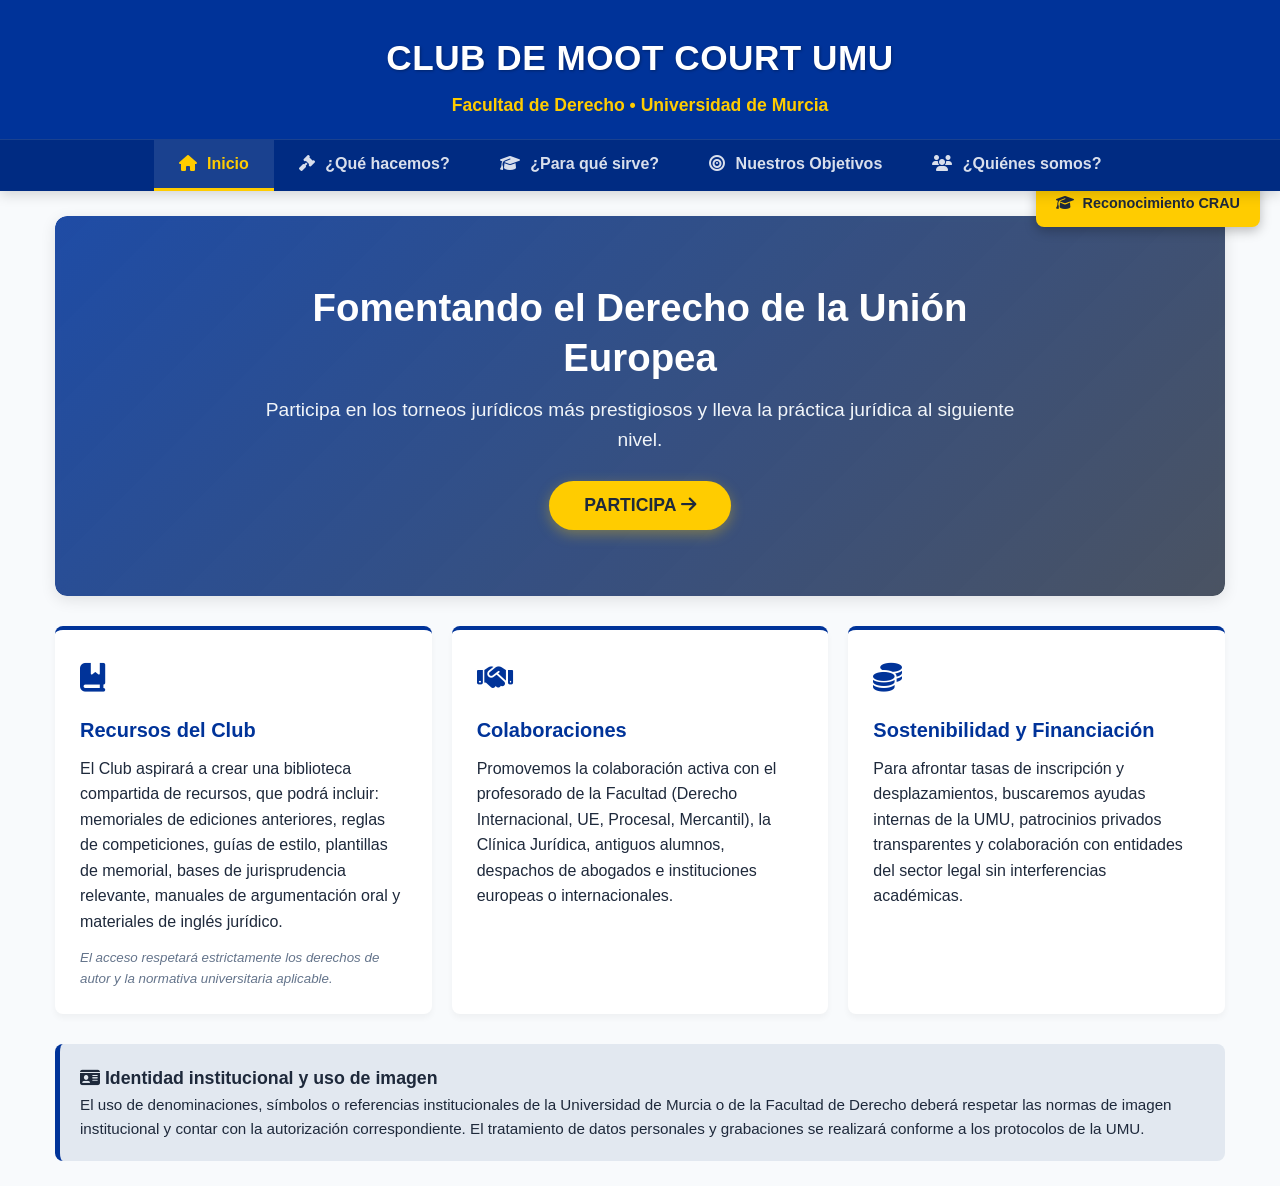
<file: BackUp 1/index.html>
<!DOCTYPE html>
<html lang="es">
<head>
    <meta charset="UTF-8">
    <meta name="viewport" content="width=device-width, initial-scale=1.0">
    <title>Club de Moot Court UMU</title>
    <link rel="stylesheet" href="styles.css">
    <link rel="stylesheet" href="https://cdnjs.cloudflare.com/ajax/libs/font-awesome/6.4.0/css/all.min.css">
</head>
<body>

    <div class="crau-floating" onclick="openModal('modal-crau')">
        <i class="fa-solid fa-graduation-cap"></i> Reconocimiento CRAU
    </div>

    <header class="main-header">
        <div class="header-top">
            <h1 class="club-title">CLUB DE MOOT COURT UMU</h1>
            <p class="faculty-sub">Facultad de Derecho • Universidad de Murcia</p>
        </div>
        
        <nav class="nav-tabs">
            <button class="tab-btn active" onclick="switchTab('inicio')"><i class="fa-solid fa-house"></i> Inicio</button>
            <button class="tab-btn" onclick="switchTab('que-hacemos')"><i class="fa-solid fa-gavel"></i> ¿Qué hacemos?</button>
            <button class="tab-btn" onclick="switchTab('para-que-sirve')"><i class="fa-solid fa-graduation-cap"></i> ¿Para qué sirve?</button>
            <button class="tab-btn" onclick="switchTab('objetivos')"><i class="fa-solid fa-bullseye"></i> Nuestros Objetivos</button>
            <button class="tab-btn" onclick="switchTab('quienes-somos')"><i class="fa-solid fa-users"></i> ¿Quiénes somos?</button>
        </nav>
    </header>

    <main class="content-container">

        <section id="inicio" class="tab-content active">
            <div class="hero-section">
                <div class="hero-overlay"></div>
                <div class="hero-inner">
                    <h2>Fomentando el Derecho de la Unión Europea</h2>
                    <p>Participa en los torneos jurídicos más prestigiosos y lleva la práctica jurídica al siguiente nivel.</p>
                    <button class="btn-participa" onclick="openModal('modal-participa')">PARTICIPA <i class="fa-solid fa-arrow-right"></i></button>
                </div>
            </div>

            <div class="grid-info">
                <div class="info-card">
                    <div class="card-icon"><i class="fa-solid fa-book-bookmark"></i></div>
                    <h3>Recursos del Club</h3>
                    <p>El Club aspirará a crear una biblioteca compartida de recursos, que podrá incluir: memoriales de ediciones anteriores, reglas de competiciones, guías de estilo, plantillas de memorial, bases de jurisprudencia relevante, manuales de argumentación oral y materiales de inglés jurídico.</p>
                    <small>El acceso respetará estrictamente los derechos de autor y la normativa universitaria aplicable.</small>
                </div>

                <div class="info-card">
                    <div class="card-icon"><i class="fa-solid fa-handshake"></i></div>
                    <h3>Colaboraciones</h3>
                    <p>Promovemos la colaboración activa con el profesorado de la Facultad (Derecho Internacional, UE, Procesal, Mercantil), la Clínica Jurídica, antiguos alumnos, despachos de abogados e instituciones europeas o internacionales.</p>
                </div>

                <div class="info-card">
                    <div class="card-icon"><i class="fa-solid fa-coins"></i></div>
                    <h3>Sostenibilidad y Financiación</h3>
                    <p>Para afrontar tasas de inscripción y desplazamientos, buscaremos ayudas internas de la UMU, patrocinios privados transparentes y colaboración con entidades del sector legal sin interferencias académicas.</p>
                </div>
            </div>

            <div class="identity-footer-box">
                <h3><i class="fa-solid fa-id-card"></i> Identidad institucional y uso de imagen</h3>
                <p>El uso de denominaciones, símbolos o referencias institucionales de la Universidad de Murcia o de la Facultad de Derecho deberá respetar las normas de imagen institucional y contar con la autorización correspondiente. El tratamiento de datos personales y grabaciones se realizará conforme a los protocolos de la UMU.</p>
            </div>
        </section>

        <section id="que-hacemos" class="tab-content">
            <h2 class="section-title">Funciones Principales del Club</h2>
            <div class="functions-grid">
                <div class="f-box">
                    <span>1</span>
                    <h3>Formación jurídica práctica</h3>
                    <p>Mediante sesiones periódicas sobre argumentación, investigación, redacción jurídica, defensa oral y técnica de respuesta a preguntas.</p>
                </div>
                <div class="f-box">
                    <span>2</span>
                    <h3>Preparación y apoyo a equipos</h3>
                    <p>Mediante un programa anual de entrenamiento, simulacros, revisión de escritos y una competición interna.</p>
                </div>
                <div class="f-box">
                    <span>3</span>
                    <h3>Proyección institucional</h3>
                    <p>Mediante la participación progresiva de la Facultad de Derecho de la Universidad de Murcia en competiciones jurídicas nacionales e internacionales.</p>
                </div>
            </div>
        </section>

        <section id="para-que-sirve" class="tab-content">
            <h2 class="section-title">¿Para qué sirve el Mooting?</h2>
            <div class="text-block">
                <p>Las competiciones de moot court constituyen una herramienta formativa de primer orden en la enseñanza jurídica contemporánea. A diferencia de otros formatos académicos, combinan de manera integrada el estudio sustantivo del Derecho, la investigación jurisprudencial y doctrinal, la redacción jurídica, la estrategia procesal, la exposición oral, la respuesta a preguntas bajo presión y el trabajo colectivo.</p>
                <p>En un entorno jurídico cada vez más internacionalizado, resulta especialmente importante que los estudiantes de Derecho entren en contacto con formas de aprendizaje práctico que reproduzcan el funcionamiento de procedimientos ante tribunales, órganos internacionales o instituciones europeas.</p>
            </div>
            
            <h3 class="subsection-title">Beneficios Institucionales para la Facultad de Derecho de la UMU</h3>
            <ul class="benefit-list">
                <li><i class="fa-solid fa-check"></i> Reforzaría la formación práctica de los estudiantes.</li>
                <li><i class="fa-solid fa-check"></i> Fomentaría la internacionalización de la Facultad.</li>
                <li><i class="fa-solid fa-check"></i> Favorecería el contacto entre estudiantes, profesorado, antiguos alumnos y profesionales del Derecho.</li>
                <li><i class="fa-solid fa-check"></i> Permitiría preparar de forma más sistemática la participación en competiciones.</li>
                <li><i class="fa-solid fa-check"></i> Crearía una estructura estable de transmisión de experiencia entre generaciones.</li>
                <li><i class="fa-solid fa-check"></i> Aumentaría la visibilidad académica de la Facultad en litigación simulada.</li>
            </ul>
            <blockquote>
                El Club no pretende sustituir la dirección académica de la Facultad ni asumir competencias institucionales propias de los órganos universitarios. Su finalidad es servir como plataforma estudiantil de apoyo, formación y coordinación.
            </blockquote>
        </section>

        <section id="objetivos" class="tab-content">
            <h2 class="section-title">Objetivos Principales del Club</h2>
            <div class="objectives-list">
                <div class="obj-item"><strong>1.</strong> Formar a estudiantes en técnicas de argumentación oral y escrita de nivel competitivo.</div>
                <div class="obj-item"><strong>2.</strong> Introducir a los estudiantes en la estructura de competiciones jurídicas nacionales e internacionales.</div>
                <div class="obj-item"><strong>3.</strong> Preparar equipos para competiciones como AEDEUR, EUniwell, Telders, Jessup, ELSA, Moot Madrid, Vis Moot, etc.</div>
                <div class="obj-item"><strong>4.</strong> Organizar anualmente un Moot Court Interno de la Facultad.</div>
                <div class="obj-item"><strong>5.</strong> Crear una comunidad de práctica jurídica basada en la cooperación intergeneracional y profesional.</div>
                <div class="obj-item"><strong>6.</strong> Fomentar el uso del inglés jurídico y otras lenguas jurídicas relevantes.</div>
                <div class="obj-item"><strong>7.</strong> Contribuir a la presencia de la Facultad de Derecho de la UMU en redes internacionales de mooting.</div>
                <div class="obj-item"><strong>8.</strong> Establecer una estructura sostenible para transmitir conocimientos y materiales.</div>
                <div class="obj-item"><strong>9.</strong> Desarrollar procedimientos transparentes para la selección de estudiantes representantes.</div>
                <div class="obj-item"><strong>10.</strong> Favorecer la conexión entre la Universidad, el sector jurídico profesional y redes académicas.</div>
            </div>
        </section>

        <section id="quienes-somos" class="tab-content">
            <h2 class="section-title">Estructura Organizativa del Club</h2>
            
            <div class="org-section">
                <h3>7.1. Asamblea de miembros</h3>
                <p>Formada por los miembros activos del Club. Será el espacio ordinario de deliberación, propuesta y seguimiento de actividades para evaluar el funcionamiento y aprobar líneas de trabajo.</p>
            </div>

            <div class="org-section">
                <h3>7.2. Junta de coordinación estudiantil (Elegida anualmente)</h3>
                <div class="roles-grid">
                    <div class="role-card">
                        <h4>Presidencia</h4>
                        <ul>
                            <li>Representar al Club ante la Facultad e instituciones externas.</li>
                            <li>Coordinar la actividad general y convocar reuniones.</li>
                            <li>Mantener comunicación regular con el profesor tutor.</li>
                            <li>Supervisar el programa anual y el Moot Interno.</li>
                        </ul>
                    </div>
                    <div class="role-card">
                        <h4>Vicepresidencia</h4>
                        <ul>
                            <li>Sustituir a la Presidencia en caso de ausencia.</li>
                            <li>Coordinar la logística de actividades, simulaciones y competiciones.</li>
                            <li>Apoyar la relación con otros equipos y colaboradores externos.</li>
                        </ul>
                    </div>
                    <div class="role-card">
                        <h4>Secretaría</h4>
                        <ul>
                            <li>Gestionar la comunicación interna y elaborar actas.</li>
                            <li>Mantener el archivo documental y el proceso de admisión.</li>
                            <li>Custodiar materiales, guías y plantillas de trabajo.</li>
                        </ul>
                    </div>
                    <div class="role-card">
                        <h4>Coordinación de Competiciones</h4>
                        <ul>
                            <li>Mantener actualizado el calendario de competiciones relevantes.</li>
                            <li>Recopilar requisitos, plazos, idiomas y formatos.</li>
                            <li>Apoyar la preparación de los equipos y evaluar resultados.</li>
                        </ul>
                    </div>
                    <div class="role-card">
                        <h4>Coordinación de Formación y Recursos</h4>
                        <ul>
                            <li>Organizar materiales de estudio y coordinar sesiones formativas.</li>
                            <li>Mantener la biblioteca compartida de memoriales y jurisprudencia.</li>
                            <li>Identificar posibles ponentes y formadores.</li>
                        </ul>
                    </div>
                </div>
            </div>

            <div class="org-section">
                <h3>8. Profesor tutor o profesora tutora</h3>
                <p>Contará con la supervisión académica general de un docente de la Facultad de Derecho para velar por la continuidad institucional, orientar el programa formativo y facilitar la inserción del proyecto en la Facultad.</p>
            </div>

            <div class="org-section">
                <h3>9. Coaches y colaboradores externos</h3>
                <p>Antiguos mooters, abogados y académicos que apoyarán de forma técnica y formativa (simulacros, revisión de argumentos), ajustándose siempre a las reglas de cada competición.</p>
            </div>
        </section>

    </main>

    <div id="modal-participa" class="modal">
        <div class="modal-content">
            <header class="modal-header-nav">
                <h2>Portal de Admisión y Actividades</h2>
                <button class="close-modal-btn" onclick="closeModal('modal-participa')">&times;</button>
            </header>
            
            <div class="modal-subnav">
                <button class="sub-tab-btn active" onclick="switchSubTab('admision')">Miembros y Admisión</button>
                <button class="sub-tab-btn" onclick="switchSubTab('programa')">Programa Anual</button>
                <button class="sub-tab-btn" onclick="switchSubTab('moot-interno')">Moot Court Interno</button>
                <button class="sub-tab-btn" onclick="switchSubTab('competiciones')">Competiciones Externas</button>
            </div>

            <div class="modal-body-content">
                
                <div id="sub-admision" class="sub-tab-content active">
                    <h3>Miembros, admisión y participación</h3>
                    <p>Podrán formar parte del Club estudiantes de la Facultad de Derecho de la Universidad de Murcia y, en su caso, estudiantes de dobles grados, másteres u otros programas jurídicos vinculados a la Facultad.</p>
                    <div class="admission-steps">
                        <h4>El proceso de admisión incluye:</h4>
                        <ul>
                            <li>Formulario de inscripción.</li>
                            <li>Breve carta de motivación.</li>
                            <li>Entrevista informal.</li>
                            <li>Prueba de argumentación o análisis jurídico (si fuera necesario por aforo).</li>
                        </ul>
                    </div>
                    <div class="warning-note">
                        <i class="fa-solid fa-triangle-exclamation"></i> La pertenencia al Club no implicará automáticamente la selección para representar a la Facultad en competiciones externas. Los equipos se elegirán mediante criterios transparentes, objetivos y sujetos a aprobación institucional.
                    </div>
                </div>

                <div id="sub-programa" class="sub-tab-content">
                    <h3>Programa Anual de Actividades</h3>
                    <p>El programa se divide estructuralmente en dos fases claves a lo largo del curso académico:</p>
                    
                    <div class="phases-container">
                        <div class="phase-box">
                            <h4>1er Cuatrimestre: Formación</h4>
                            <p>Ciclo de sesiones formativas orientadas a dotar de herramientas básicas en áreas como:</p>
                            <ol>
                               <li>Introducción al mooting.</li>
                               <li>Instituciones de la Unión Europea.</li>
                               <li>Fuentes del Derecho Internacional y Europeo.</li>
                               <li>Tribunal de Justicia de la UE (TJUE).</li>
                               <li>Tribunal Europeo de Derechos Humanos (TEDH).</li>
                               <li>Mecanismos de Naciones Unidas.</li>
                               <li>Derecho económico y arbitraje.</li>
                               <li>Inglés jurídico formal.</li>
                               <li>Redacción de memoriales.</li>
                               <li>Investigación eficiente en bases de datos.</li>
                            </ol>
                        </div>
                        <div class="phase-box">
                            <h4>2º Cuatrimestre: Práctica y Moot Interno</h4>
                            <ul class="timeline">
                                <li><strong>Enero:</strong> Presentación del caso hipotético y formación de equipos.</li>
                                <li><strong>Febrero:</strong> Ejercicios de defensa oral y respuestas bajo presión.</li>
                                <li><strong>Marzo:</strong> Redacción de memoriales escritos y feedback de profesores.</li>
                                <li><strong>Abril:</strong> Ensayos orales completos y simulacros de interrupción.</li>
                                <li><strong>Mayo/Junio:</strong> Celebración del Moot Court Interno con tribunales expertos.</li>
                            </ul>
                        </div>
                    </div>
                </div>

                <div id="sub-moot-interno" class="sub-tab-content">
                    <h3>Moot Court Interno de la Facultad</h3>
                    <p>El Moot Court Interno será la <strong>actividad anual central del Club</strong>. Su finalidad será ofrecer a los estudiantes una experiencia completa de litigación simulada y servir como espacio de entrenamiento, evaluación y visibilidad.</p>
                    <p>El Moot Interno se regirá por un reglamento básico, incluido como Anexo I a esta propuesta, que podrá ser desarrollado o adaptado en cada edición mediante convocatoria anual.</p>
                </div>

                <div id="sub-competiciones" class="sub-tab-content">
                    <h3>Competiciones Externas</h3>
                    <p>El Club apoyará la preparación de estudiantes para competiciones externas de manera progresiva y realista, clasificando metas en base a exigencia:</p>
                    
                    <div class="comp-tiers">
                        <div class="tier">
                            <h5>Corto Plazo</h5>
                            <p>AEDEUR, EUniwell, Moots nacionales/europeos y pre-moots de simulación.</p>
                        </div>
                        <div class="tier">
                            <h5>Medio Plazo</h5>
                            <p>Telders International Law Moot Court, Moot Madrid, ELSA Moot Court y Derechos Humanos.</p>
                        </div>
                        <div class="tier">
                            <h5>Objetivos Estratégicos</h5>
                            <p>Philip C. Jessup International Law Moot Court, Willem C. Vis International Commercial Arbitration Moot.</p>
                        </div>
                    </div>

                    <div class="selection-box">
                        <button class="btn-toggle-info" onclick="toggleSelectionInfo()"><i class="fa-solid fa-circle-question"></i> ¿Cómo me seleccionan? (Haz clic aquí)</button>
                        <div id="selection-info-content" class="hidden-info">
                            <h4>Selección de equipos para competiciones externas</h4>
                            <p>La selección se regirá por criterios transparentes y objetivos. Se valorará:</p>
                            <ul>
                                <li>Participación activa en el Club y rendimiento en el Moot Interno.</li>
                                <li>Calidad de memoriales, capacidad de argumentación oral y respuesta a preguntas.</li>
                                <li>Trabajo en equipo, compromiso de dedicación y nivel de idioma.</li>
                            </ul>
                            <small>La designación final de equipos corresponde a los órganos que la Facultad determine.</small>
                        </div>
                    </div>
                </div>

            </div>
        </div>
    </div>

    <div id="modal-crau" class="modal">
        <div class="modal-content modal-content-small">
            <header class="modal-header-nav">
                <h2>Reconocimiento Académico y CRAU</h2>
                <button class="close-modal-btn" onclick="closeModal('modal-crau')">&times;</button>
            </header>
            <div class="modal-body-content">
                <p style="font-size: 1.05rem; margin-bottom: 15px;">El Club podrá solicitar, si la normativa universitaria lo permite, el reconocimiento de créditos CRAU por la participación continuada y acreditada en:</p>
                <ul class="benefit-list" style="margin-bottom: 15px;">
                    <li><i class="fa-solid fa-circle-check" style="color: var(--ue-blue); margin-top:4px;"></i> Actividades formativas periódicas.</li>
                    <li><i class="fa-solid fa-circle-check" style="color: var(--ue-blue); margin-top:4px;"></i> Preparación y entrenamiento de equipos.</li>
                    <li><i class="fa-solid fa-circle-check" style="color: var(--ue-blue); margin-top:4px;"></i> Organización activa del Moot Interno.</li>
                    <li><i class="fa-solid fa-circle-check" style="color: var(--ue-blue); margin-top:4px;"></i> Participación en competiciones externas.</li>
                </ul>
                <div class="warning-note" style="background-color: #E2E8F0; color: var(--text-dark); border-left: 4px solid var(--ue-blue);">
                    <i class="fa-solid fa-circle-info" style="color: var(--ue-blue)"></i> Este reconocimiento estará siempre sujeto a la normativa aplicable de la Universidad de Murcia y a la aprobación de los órganos competentes.
                </div>
            </div>
        </div>
    </div>

    <script>
        // Cambiar pestañas principales del portal
        function switchTab(tabId) {
            document.querySelectorAll('.tab-content').forEach(content => content.classList.remove('active'));
            document.querySelectorAll('.nav-tabs .tab-btn').forEach(btn => btn.classList.remove('active'));
            
            document.getElementById(tabId).classList.add('active');
            event.currentTarget.classList.add('active');
        }

        // Abrir ventanas modales emergentes
        function openModal(modalId) {
            document.getElementById(modalId).style.display = "flex";
        }

        // Cerrar ventanas modales emergentes
        function closeModal(modalId) {
            document.getElementById(modalId).style.display = "none";
        }

        // Cambiar sub-pestañas internas dentro de la ventana de Participa
        function switchSubTab(subTabId) {
            document.querySelectorAll('.sub-tab-content').forEach(content => content.classList.remove('active'));
            document.querySelectorAll('.modal-subnav .sub-tab-btn').forEach(btn => btn.classList.remove('active'));
            
            document.getElementById('sub-' + subTabId).classList.add('active');
            event.currentTarget.classList.add('active');
        }

        // Desplegar u ocultar la información de criterios de selección
        function toggleSelectionInfo() {
            var content = document.getElementById('selection-info-content');
            if (content.style.display === "block") {
                content.style.display = "none";
            } else {
                content.style.display = "block";
            }
        }

        // Cerrar modales automáticamente si el usuario hace clic fuera de la zona blanca
        window.onclick = function(event) {
            if (event.target.classList.contains('modal')) {
                event.target.style.display = "none";
            }
        }
    </script>
</body>
</html>
</file>
<file: BackUp 1/styles.css>
/* CONFIGURACIÓN GENERAL Y ESTILO INSTITUCIONAL COHESIVO */
:root {
    --ue-blue: #003399;      /* Azul Corporativo Oficial UE */
    --ue-gold: #FFCC00;      /* Oro Corporativo Oficial UE */
    --text-dark: #1E293B;    /* Antracita Académico */
    --bg-light: #F8FAFC;     /* Fondo Neutro Limpio */
    --white: #FFFFFF;
}

* {
    margin: 0;
    padding: 0;
    box-sizing: border-box;
    font-family: 'Segoe UI', Tahoma, Geneva, Verdana, sans-serif;
}

body {
    background-color: var(--bg-light);
    color: var(--text-dark);
    line-height: 1.6;
    overflow-x: hidden; /* Evita desajustes horizontales en teléfonos */
}

/* CABECERA ESTILO INSTITUCIONAL */
.main-header {
    background-color: var(--ue-blue);
    color: var(--white);
    padding: 20px 0 0 0;
    box-shadow: 0 4px 12px rgba(0, 0, 0, 0.15);
    position: sticky;
    top: 0;
    z-index: 100;
}

.header-top {
    text-align: center;
    padding: 10px 15px 20px 15px;
}

.club-title {
    font-size: 1.8rem;
    font-weight: 800;
    letter-spacing: 0.5px;
    color: var(--white);
    text-shadow: 1px 1px 3px rgba(0,0,0,0.3);
}

.faculty-sub {
    font-size: 0.95rem;
    color: var(--ue-gold);
    margin-top: 5px;
    font-weight: 600;
}

/* NAVEGACIÓN POR PESTAÑAS (Adaptable con Scroll Táctil en Móviles) */
/* NAVEGACIÓN POR PESTAÑAS (Adaptable con Scroll Táctil en Móviles) */
.nav-tabs {
    display: flex;
    background-color: rgba(0, 0, 0, 0.15);
    border-top: 1px solid rgba(255, 255, 255, 0.1);
    overflow-x: auto;
    white-space: nowrap;
    -webkit-overflow-scrolling: touch; /* Suavidad táctil en iPhone/Android */
    scroll-snap-type: x mandatory;
    padding: 0 10px; /* Margen de cortesía para que respire en los bordes */
}

.nav-tabs::-webkit-scrollbar {
    display: none; /* Sigue ocultando la barra gris fea */
}

.tab-btn {
    background: none;
    border: none;
    color: rgba(255, 255, 255, 0.85);
    padding: 15px 18px;
    font-size: 0.95rem;
    font-weight: 600;
    cursor: pointer;
    transition: all 0.25s ease;
    border-bottom: 3px solid transparent;
    flex-shrink: 0; /* Obliga a los botones a mantener su tamaño sin estrujarse */
    scroll-snap-align: start;
}

.tab-btn i {
    margin-right: 6px;
}

.tab-btn:hover {
    color: var(--white);
    background-color: rgba(255, 255, 255, 0.05);
}

.tab-btn.active {
    color: var(--ue-gold);
    border-bottom: 3px solid var(--ue-gold);
    background-color: rgba(255, 255, 255, 0.1);
}

/* CONTENEDOR CENTRAL */
.content-container {
    max-width: 1200px;
    margin: 25px auto;
    padding: 0 15px;
}

.tab-content {
    display: none;
    animation: normalFade 0.35s ease-in-out;
}

.tab-content.active {
    display: block;
}

@keyframes normalFade {
    from { opacity: 0; transform: translateY(8px); }
    to { opacity: 1; transform: translateY(0); }
}

/* ZONA CENTRAL HÉROE CON IMAGEN EMBLANCADA Y DIFUMINADA */
.hero-section {
    position: relative;
    background: url('https://images.unsplash.com/photo-1589829545856-d10d557cf95f?auto=format&fit=crop&q=80&w=1200') no-repeat center center/cover;
    border-radius: 12px;
    min-height: 280px;
    display: flex;
    align-items: center;
    justify-content: center;
    overflow: hidden;
    margin-bottom: 30px;
    padding: 35px 20px;
    box-shadow: 0 4px 15px rgba(0,0,0,0.1);
}

.hero-overlay {
    position: absolute;
    top: 0; left: 0; right: 0; bottom: 0;
    background: linear-gradient(135deg, rgba(0, 51, 153, 0.88), rgba(30, 41, 59, 0.8));
    backdrop-filter: blur(4px); /* Filtro de difuminado inteligente */
}

.hero-inner {
    position: relative;
    z-index: 2;
    text-align: center;
    color: var(--white);
    max-width: 750px;
}

.hero-inner h2 {
    font-size: 1.6rem;
    margin-bottom: 12px;
    line-height: 1.3;
}

.hero-inner p {
    font-size: 1rem;
    margin-bottom: 25px;
    color: #F1F5F9;
}

.btn-participa {
    background-color: var(--ue-gold);
    color: var(--text-dark);
    border: none;
    padding: 14px 35px;
    font-size: 1.1rem;
    font-weight: 700;
    border-radius: 30px;
    cursor: pointer;
    box-shadow: 0 4px 14px rgba(255, 204, 0, 0.35);
    transition: all 0.25s ease;
}

.btn-participa:hover {
    transform: translateY(-2px);
    box-shadow: 0 6px 18px rgba(255, 204, 0, 0.5);
    background-color: #ffe066;
}

/* RECUADROS INFORMATIVOS EN PARTE INFERIOR (INICIO) */
.grid-info {
    display: grid;
    grid-template-columns: 1fr; /* Columna única por defecto para móviles */
    gap: 20px;
    margin-bottom: 30px;
}

.info-card {
    background-color: var(--white);
    padding: 25px;
    border-radius: 8px;
    box-shadow: 0 4px 6px rgba(0,0,0,0.04);
    border-top: 4px solid var(--ue-blue);
}

.card-icon {
    font-size: 1.8rem;
    color: var(--ue-blue);
    margin-bottom: 12px;
}

.info-card h3 {
    margin-bottom: 10px;
    color: var(--ue-blue);
    font-size: 1.25rem;
}

.info-card small {
    display: block;
    margin-top: 12px;
    color: #64748B;
    font-style: italic;
}

.identity-footer-box {
    background-color: #E2E8F0;
    padding: 20px;
    border-radius: 8px;
    border-left: 5px solid var(--ue-blue);
    font-size: 0.95rem;
}

/* ESTRUCTURACIÓN DE PESTAÑAS DE CONTENIDO INTERNO */
.section-title {
    color: var(--ue-blue);
    font-size: 1.5rem;
    margin-bottom: 20px;
    border-bottom: 2px solid #E2E8F0;
    padding-bottom: 8px;
}

.functions-grid {
    display: grid;
    grid-template-columns: 1fr;
    gap: 20px;
}

.f-box {
    background: var(--white);
    padding: 25px;
    border-radius: 8px;
    box-shadow: 0 4px 6px rgba(0,0,0,0.04);
    position: relative;
}

.f-box span {
    position: absolute;
    top: 10px; right: 15px;
    font-size: 2.8rem;
    font-weight: 900;
    color: rgba(0, 51, 153, 0.08);
}

.f-box h3 {
    color: var(--ue-blue);
    margin-bottom: 10px;
    font-size: 1.2rem;
}

.text-block p {
    margin-bottom: 15px;
    font-size: 1rem;
}

.benefit-list {
    list-style: none;
    margin: 20px 0;
}

.benefit-list li {
    padding: 8px 0;
    font-size: 1rem;
    display: flex;
    align-items: flex-start;
}

.benefit-list li i {
    color: #10B981;
    margin-right: 12px;
    margin-top: 5px;
}

blockquote {
    border-left: 5px solid var(--ue-gold);
    background-color: #FFFDE7;
    padding: 15px;
    font-style: italic;
    border-radius: 0 8px 8px 0;
    margin-top: 20px;
    font-size: 0.95rem;
}

.objectives-list {
    background-color: var(--white);
    padding: 15px;
    border-radius: 8px;
    box-shadow: 0 4px 6px rgba(0,0,0,0.04);
}

.obj-item {
    padding: 12px 5px;
    border-bottom: 1px solid #EDF2F7;
    font-size: 0.95rem;
}

.obj-item strong {
    color: var(--ue-blue);
    margin-right: 8px;
}

/* ÁREA ORGANIZATIVA DE CARGOS */
.org-section {
    background: var(--white);
    padding: 20px;
    border-radius: 8px;
    margin-bottom: 20px;
    box-shadow: 0 2px 5px rgba(0,0,0,0.04);
}

.org-section h3 {
    color: var(--ue-blue);
    margin-bottom: 12px;
    font-size: 1.25rem;
}

.roles-grid {
    display: grid;
    grid-template-columns: 1fr;
    gap: 15px;
    margin-top: 15px;
}

.role-card {
    background-color: var(--bg-light);
    padding: 15px;
    border-radius: 6px;
    border-left: 3px solid var(--ue-gold);
}

.role-card h4 {
    color: var(--text-dark);
    margin-bottom: 8px;
}

.role-card ul {
    padding-left: 15px;
    font-size: 0.9rem;
}

/* NUEVA LÓGICA DE BOTÓN FLOTANTE PARA EVITAR DESCUADRES */
.crau-floating {
    position: fixed;
    right: 15px;
    bottom: 20px; /* Posicionamiento inferior óptimo para pulgares en móvil */
    top: auto;
    background-color: var(--ue-gold);
    color: var(--text-dark);
    padding: 12px 20px;
    font-weight: 700;
    font-size: 0.9rem;
    border-radius: 30px;
    box-shadow: 0 4px 12px rgba(0,0,0,0.25);
    z-index: 99;
    cursor: pointer;
    display: flex;
    align-items: center;
    gap: 8px;
    transition: all 0.25s ease;
}

.crau-floating:hover {
    transform: scale(1.05);
    background-color: #ffe066;
}

/* ESTRUCTURACIÓN DE VENTANAS MODALES COMPLETAMENTE ELÁSTICAS */
.modal {
    display: none;
    position: fixed;
    top: 0; left: 0; width: 100%; height: 100%;
    background-color: rgba(0, 0, 0, 0.65);
    z-index: 200;
    justify-content: center;
    align-items: center;
    padding: 10px;
}

.modal-content {
    background-color: var(--white);
    width: 100%;
    max-width: 900px;
    height: 85vh; /* Ocupación vertical limpia */
    border-radius: 12px;
    display: flex;
    flex-direction: column;
    overflow: hidden;
    box-shadow: 0 10px 30px rgba(0,0,0,0.25);
    animation: modalAnimation 0.3s ease-out;
}

/* Modal más compacto especializado para el texto de CRAU */
.modal-content-small {
    max-width: 550px;
    height: auto;
    max-height: 80vh;
}

@keyframes modalAnimation {
    from { opacity: 0; transform: scale(0.95); }
    to { opacity: 1; transform: scale(1); }
}

.modal-header-nav {
    background-color: var(--ue-blue);
    color: var(--white);
    padding: 15px 20px;
    display: flex;
    justify-content: space-between;
    align-items: center;
}

.modal-header-nav h2 {
    font-size: 1.25rem;
}

.close-modal-btn {
    background: none;
    border: none;
    color: var(--white);
    font-size: 2rem;
    cursor: pointer;
    line-height: 1;
}

/* Pestañas de sub-navegación interna dentro del modal (Auto-deslizables) */
.modal-subnav {
    display: flex;
    background-color: #E2E8F0;
    border-bottom: 1px solid #CBD5E1;
    overflow-x: auto;
    white-space: nowrap;
    -webkit-overflow-scrolling: touch;
}

.sub-tab-btn {
    background: none;
    border: none;
    padding: 12px 18px;
    font-size: 0.9rem;
    font-weight: 700;
    color: #475569;
    cursor: pointer;
    transition: all 0.2s;
    flex-shrink: 0;
}

.sub-tab-btn:hover {
    background-color: #CBD5E1;
}

.sub-tab-btn.active {
    background-color: var(--white);
    color: var(--ue-blue);
    border-bottom: 3px solid var(--ue-blue);
}

.modal-body-content {
    padding: 20px;
    overflow-y: auto;
    flex: 1;
}

.sub-tab-content {
    display: none;
}

.sub-tab-content.active {
    display: block;
}

/* DECORACIÓN Y COMPONENTES ADICIONALES DEL MODAL */
.admission-steps {
    background-color: var(--bg-light);
    padding: 15px;
    margin: 15px 0;
    border-radius: 8px;
    font-size: 0.95rem;
}

.admission-steps ul {
    padding-left: 20px;
    margin-top: 8px;
}

.warning-note {
    background-color: #FFF3CD;
    color: #856404;
    padding: 12px 15px;
    border-radius: 6px;
    font-weight: 500;
    font-size: 0.9rem;
}

.phases-container {
    display: grid;
    grid-template-columns: 1fr; /* Colapso vertical automático en teléfonos */
    gap: 15px;
    margin-top: 15px;
}

.phase-box {
    background: var(--bg-light);
    padding: 20px;
    border-radius: 8px;
}

.phase-box h4 {
    color: var(--ue-blue);
    margin-bottom: 8px;
}

.phase-box ol, .timeline {
    padding-left: 18px;
    font-size: 0.9rem;
}

.comp-tiers {
    display: grid;
    grid-template-columns: 1fr;
    gap: 12px;
    margin: 15px 0;
}

.tier {
    background: #EDF2F7;
    padding: 15px;
    border-radius: 6px;
}

.tier h5 {
    color: var(--ue-blue);
    margin-bottom: 5px;
    font-size: 0.95rem;
}

.tier p {
    font-size: 0.9rem;
}

.selection-box {
    margin-top: 25px;
}

.btn-toggle-info {
    width: 100%;
    background-color: var(--ue-blue);
    color: var(--white);
    border: none;
    padding: 12px 15px;
    font-size: 1rem;
    font-weight: 700;
    border-radius: 6px;
    cursor: pointer;
    text-align: left;
}

.hidden-info {
    display: none;
    background-color: #F0F4F8;
    padding: 15px;
    border: 1px solid #D9E2EC;
    border-top: none;
    border-radius: 0 0 6px 6px;
    font-size: 0.95rem;
}

.hidden-info ul {
    padding-left: 20px;
    margin-top: 8px;
}

/* ========================================================
   MEDIA QUERIES: REGLAS ADAPTATIVAS PARA ORDENADORES
   ======================================================== */
@media (min-width: 768px) {
    .club-title { font-size: 2.2rem; }
    .faculty-sub { font-size: 1.1rem; }
    .nav-tabs { justify-content: center; }
    .tab-btn { font-size: 1rem; padding: 15px 25px; }
    
    .hero-section { min-height: 380px; padding: 0; }
    .hero-inner h2 { font-size: 2.4rem; }
    .hero-inner p { font-size: 1.2rem; }

    .grid-info { grid-template-columns: repeat(auto-fit, minmax(300px, 1fr)); }
    .functions-grid { grid-template-columns: repeat(auto-fit, minmax(280px, 1fr)); }
    .roles-grid { grid-template-columns: repeat(auto-fit, minmax(240px, 1fr)); }
    
    /* Reposicionamiento lateral clásico del botón CRAU en PC */
    .crau-floating { bottom: auto; top: 180px; right: 20px; border-radius: 8px; }
    
    /* Configuración de rejillas multi-columna en modales */
    .sub-tab-btn { flex: 1; }
    .phases-container { grid-template-columns: 1fr 1fr; }
    .comp-tiers { grid-template-columns: repeat(3, 1fr); }
    .modal-header-nav h2 { font-size: 1.5rem; }
}
</file>
